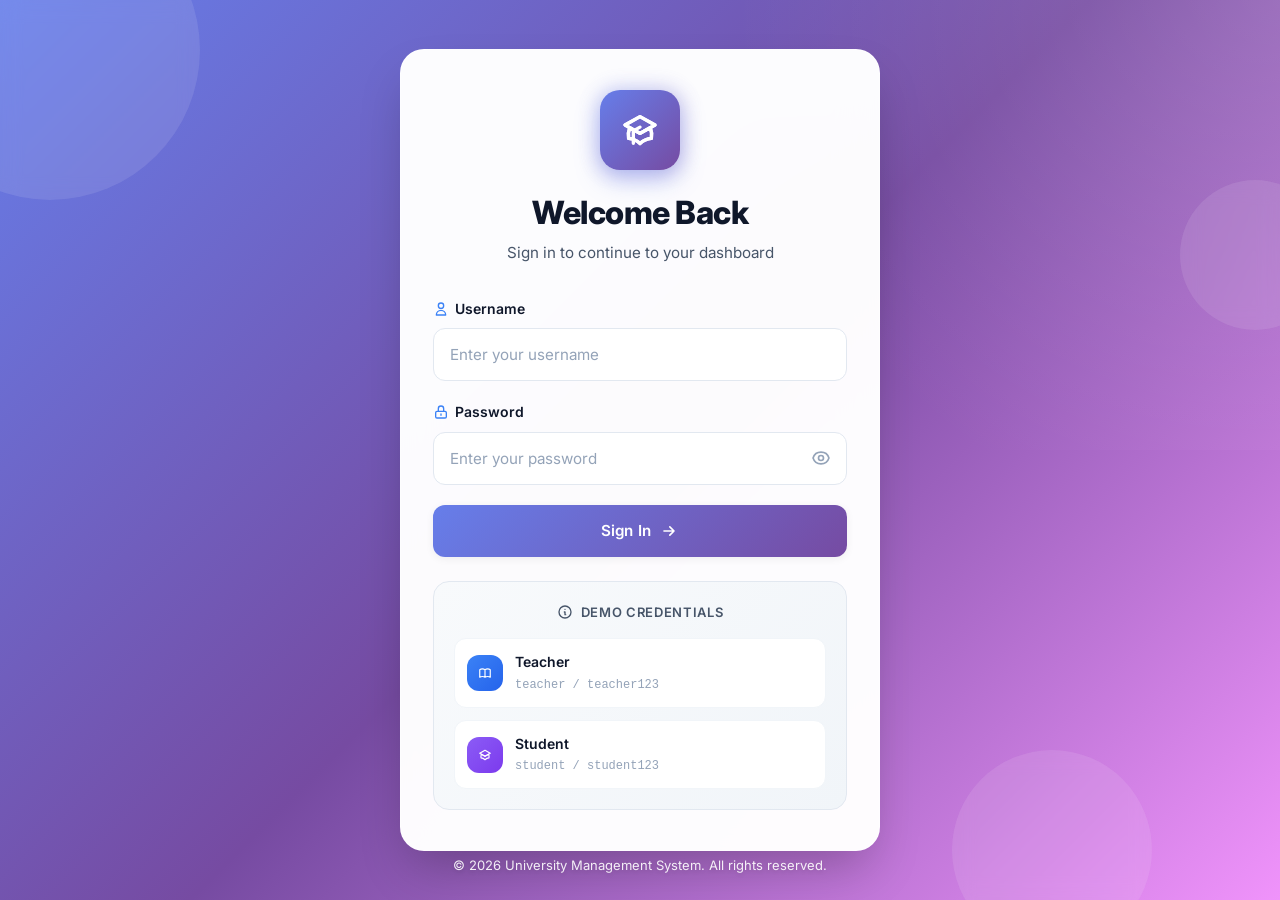
<file: src/main/resources/static/index.html>
<!DOCTYPE html>
<html lang="en">

<head>
    <meta charset="UTF-8">
    <meta name="viewport" content="width=device-width, initial-scale=1.0">
    <title>Login - University Management System</title>
    <link rel="preconnect" href="https://fonts.googleapis.com">
    <link rel="preconnect" href="https://fonts.gstatic.com" crossorigin>
    <link href="https://fonts.googleapis.com/css2?family=Inter:wght@400;500;600;700;800&display=swap" rel="stylesheet">
    <link rel="stylesheet" href="css/style.css">
</head>

<body>
    <div class="login-container">
        <!-- Animated Background Elements -->
        <div class="login-bg-shapes">
            <div class="shape shape-1"></div>
            <div class="shape shape-2"></div>
            <div class="shape shape-3"></div>
        </div>

        <div class="login-card">
            <!-- Modern Header with Icon -->
            <div class="login-header">
                <div class="login-logo">
                    <svg xmlns="http://www.w3.org/2000/svg" fill="none" viewBox="0 0 24 24" stroke="currentColor">
                        <path stroke-linecap="round" stroke-linejoin="round" stroke-width="2"
                            d="M12 14l9-5-9-5-9 5 9 5z" />
                        <path stroke-linecap="round" stroke-linejoin="round" stroke-width="2"
                            d="M12 14l6.16-3.422a12.083 12.083 0 01.665 6.479A11.952 11.952 0 0012 20.055a11.952 11.952 0 00-6.824-2.998 12.078 12.078 0 01.665-6.479L12 14z" />
                        <path stroke-linecap="round" stroke-linejoin="round" stroke-width="2"
                            d="M12 14l9-5-9-5-9 5 9 5zm0 0l6.16-3.422a12.083 12.083 0 01.665 6.479A11.952 11.952 0 0012 20.055a11.952 11.952 0 00-6.824-2.998 12.078 12.078 0 01.665-6.479L12 14zm-4 6v-7.5l4-2.222" />
                    </svg>
                </div>
                <h1 class="login-title">Welcome Back</h1>
                <p class="login-subtitle">Sign in to continue to your dashboard</p>
            </div>

            <form id="loginForm">
                <div id="alertContainer"></div>

                <div class="form-group">
                    <label class="form-label" for="username">
                        <svg xmlns="http://www.w3.org/2000/svg" width="16" height="16" fill="none" viewBox="0 0 24 24" stroke="currentColor">
                            <path stroke-linecap="round" stroke-linejoin="round" stroke-width="2" d="M16 7a4 4 0 11-8 0 4 4 0 018 0zM12 14a7 7 0 00-7 7h14a7 7 0 00-7-7z" />
                        </svg>
                        Username
                    </label>
                    <div class="input-wrapper">
                        <input type="text" id="username" class="form-input" placeholder="Enter your username" required>
                    </div>
                </div>

                <div class="form-group">
                    <label class="form-label" for="password">
                        <svg xmlns="http://www.w3.org/2000/svg" width="16" height="16" fill="none" viewBox="0 0 24 24" stroke="currentColor">
                            <path stroke-linecap="round" stroke-linejoin="round" stroke-width="2" d="M12 15v2m-6 4h12a2 2 0 002-2v-6a2 2 0 00-2-2H6a2 2 0 00-2 2v6a2 2 0 002 2zm10-10V7a4 4 0 00-8 0v4h8z" />
                        </svg>
                        Password
                    </label>
                    <div class="input-wrapper">
                        <input type="password" id="password" class="form-input" placeholder="Enter your password" required>
                        <button type="button" class="password-toggle" onclick="togglePassword()">
                            <svg id="eyeIcon" xmlns="http://www.w3.org/2000/svg" width="20" height="20" fill="none" viewBox="0 0 24 24" stroke="currentColor">
                                <path stroke-linecap="round" stroke-linejoin="round" stroke-width="2" d="M15 12a3 3 0 11-6 0 3 3 0 016 0z" />
                                <path stroke-linecap="round" stroke-linejoin="round" stroke-width="2" d="M2.458 12C3.732 7.943 7.523 5 12 5c4.478 0 8.268 2.943 9.542 7-1.274 4.057-5.064 7-9.542 7-4.477 0-8.268-2.943-9.542-7z" />
                            </svg>
                        </button>
                    </div>
                </div>

                <button type="submit" class="btn btn-primary btn-block">
                    <span>Sign In</span>
                    <svg xmlns="http://www.w3.org/2000/svg" width="20" height="20" fill="none" viewBox="0 0 24 24" stroke="currentColor">
                        <path stroke-linecap="round" stroke-linejoin="round" stroke-width="2" d="M13 7l5 5m0 0l-5 5m5-5H6" />
                    </svg>
                </button>
            </form>

            <!-- Demo Credentials Section -->
            <div class="demo-credentials">
                <div class="demo-header">
                    <svg xmlns="http://www.w3.org/2000/svg" width="16" height="16" fill="none" viewBox="0 0 24 24" stroke="currentColor">
                        <path stroke-linecap="round" stroke-linejoin="round" stroke-width="2" d="M13 16h-1v-4h-1m1-4h.01M21 12a9 9 0 11-18 0 9 9 0 0118 0z" />
                    </svg>
                    <span>Demo Credentials</span>
                </div>
                <div class="demo-users">
                    <div class="demo-user">
                        <div class="user-badge teacher">
                            <svg xmlns="http://www.w3.org/2000/svg" width="14" height="14" fill="none" viewBox="0 0 24 24" stroke="currentColor">
                                <path stroke-linecap="round" stroke-linejoin="round" stroke-width="2" d="M12 6.253v13m0-13C10.832 5.477 9.246 5 7.5 5S4.168 5.477 3 6.253v13C4.168 18.477 5.754 18 7.5 18s3.332.477 4.5 1.253m0-13C13.168 5.477 14.754 5 16.5 5c1.747 0 3.332.477 4.5 1.253v13C19.832 18.477 18.247 18 16.5 18c-1.746 0-3.332.477-4.5 1.253" />
                            </svg>
                        </div>
                        <div class="user-details">
                            <strong>Teacher</strong>
                            <span>teacher / teacher123</span>
                        </div>
                    </div>
                    <div class="demo-user">
                        <div class="user-badge student">
                            <svg xmlns="http://www.w3.org/2000/svg" width="14" height="14" fill="none" viewBox="0 0 24 24" stroke="currentColor">
                                <path stroke-linecap="round" stroke-linejoin="round" stroke-width="2" d="M12 14l9-5-9-5-9 5 9 5z" />
                                <path stroke-linecap="round" stroke-linejoin="round" stroke-width="2" d="M12 14l6.16-3.422a12.083 12.083 0 01.665 6.479A11.952 11.952 0 0012 20.055a11.952 11.952 0 00-6.824-2.998 12.078 12.078 0 01.665-6.479L12 14z" />
                            </svg>
                        </div>
                        <div class="user-details">
                            <strong>Student</strong>
                            <span>student / student123</span>
                        </div>
                    </div>
                </div>
            </div>
        </div>

        <!-- Footer -->
        <div class="login-footer">
            <p>&copy; 2026 University Management System. All rights reserved.</p>
        </div>
    </div>

    <script>
        // Toggle password visibility
        function togglePassword() {
            const passwordInput = document.getElementById('password');
            const eyeIcon = document.getElementById('eyeIcon');
            
            if (passwordInput.type === 'password') {
                passwordInput.type = 'text';
                eyeIcon.innerHTML = '<path stroke-linecap="round" stroke-linejoin="round" stroke-width="2" d="M13.875 18.825A10.05 10.05 0 0112 19c-4.478 0-8.268-2.943-9.543-7a9.97 9.97 0 011.563-3.029m5.858.908a3 3 0 114.243 4.243M9.878 9.878l4.242 4.242M9.88 9.88l-3.29-3.29m7.532 7.532l3.29 3.29M3 3l3.59 3.59m0 0A9.953 9.953 0 0112 5c4.478 0 8.268 2.943 9.543 7a10.025 10.025 0 01-4.132 5.411m0 0L21 21" />';
            } else {
                passwordInput.type = 'password';
                eyeIcon.innerHTML = '<path stroke-linecap="round" stroke-linejoin="round" stroke-width="2" d="M15 12a3 3 0 11-6 0 3 3 0 016 0z" /><path stroke-linecap="round" stroke-linejoin="round" stroke-width="2" d="M2.458 12C3.732 7.943 7.523 5 12 5c4.478 0 8.268 2.943 9.542 7-1.274 4.057-5.064 7-9.542 7-4.477 0-8.268-2.943-9.542-7z" />';
            }
        }

        // Store credentials for API calls
        let authCredentials = '';

        document.getElementById('loginForm').addEventListener('submit', async function (e) {
            e.preventDefault();

            const username = document.getElementById('username').value;
            const password = document.getElementById('password').value;
            const alertContainer = document.getElementById('alertContainer');
            const submitBtn = this.querySelector('button[type="submit"]');

            // Clear previous alerts
            alertContainer.innerHTML = '';

            // Add loading state
            submitBtn.classList.add('loading');
            submitBtn.disabled = true;

            // Create base64 credentials
            authCredentials = btoa(username + ':' + password);

            try {
                const response = await fetch('/api/students', {
                    method: 'GET',
                    headers: {
                        'Authorization': 'Basic ' + authCredentials
                    }
                });

                if (response.ok) {
                    // Store credentials in session storage
                    sessionStorage.setItem('authCredentials', authCredentials);
                    sessionStorage.setItem('username', username);

                    // Determine role based on response to teachers endpoint
                    const teacherResponse = await fetch('/api/teachers', {
                        method: 'GET',
                        headers: {
                            'Authorization': 'Basic ' + authCredentials
                        }
                    });

                    // Try to delete to check if teacher
                    sessionStorage.setItem('role', 'USER');

                    // Check role by trying teacher-only endpoint
                    try {
                        const roleCheck = await fetch('/api/departments', {
                            method: 'POST',
                            headers: {
                                'Authorization': 'Basic ' + authCredentials,
                                'Content-Type': 'application/json'
                            },
                            body: JSON.stringify({ name: '__role_check__', description: 'test' })
                        });
                        if (roleCheck.ok || roleCheck.status === 400) {
                            sessionStorage.setItem('role', 'TEACHER');
                            // Delete the test record
                            const data = await roleCheck.json();
                            if (data.id) {
                                await fetch('/api/departments/' + data.id, {
                                    method: 'DELETE',
                                    headers: {
                                        'Authorization': 'Basic ' + authCredentials
                                    }
                                });
                            }
                        }
                    } catch (e) {
                        sessionStorage.setItem('role', 'STUDENT');
                    }

                    // Show success message briefly before redirect
                    alertContainer.innerHTML = `
                        <div class="alert alert-success">
                            <svg xmlns="http://www.w3.org/2000/svg" width="20" height="20" fill="none" viewBox="0 0 24 24" stroke="currentColor">
                                <path stroke-linecap="round" stroke-linejoin="round" stroke-width="2" d="M9 12l2 2 4-4m6 2a9 9 0 11-18 0 9 9 0 0118 0z"/>
                            </svg>
                            Login successful! Redirecting...
                        </div>
                    `;

                    // Redirect to dashboard after short delay
                    setTimeout(() => {
                        window.location.href = 'dashboard.html';
                    }, 800);
                } else {
                    submitBtn.classList.remove('loading');
                    submitBtn.disabled = false;
                    alertContainer.innerHTML = `
                        <div class="alert alert-danger">
                            <svg xmlns="http://www.w3.org/2000/svg" width="20" height="20" fill="none" viewBox="0 0 24 24" stroke="currentColor">
                                <path stroke-linecap="round" stroke-linejoin="round" stroke-width="2" d="M12 8v4m0 4h.01M21 12a9 9 0 11-18 0 9 9 0 0118 0z"/>
                            </svg>
                            Invalid username or password. Please try again.
                        </div>
                    `;
                }
            } catch (error) {
                submitBtn.classList.remove('loading');
                submitBtn.disabled = false;
                alertContainer.innerHTML = `
                    <div class="alert alert-danger">
                        <svg xmlns="http://www.w3.org/2000/svg" width="20" height="20" fill="none" viewBox="0 0 24 24" stroke="currentColor">
                            <path stroke-linecap="round" stroke-linejoin="round" stroke-width="2" d="M12 8v4m0 4h.01M21 12a9 9 0 11-18 0 9 9 0 0118 0z"/>
                        </svg>
                        Connection error. Please try again later.
                    </div>
                `;
            }
        });
    </script>
</body>

</html>
</file>
<file: src/main/resources/static/css/style.css>
/* ========================================
   University Management System
   Elegant Modern Design System
   ======================================== */

:root {
    /* Primary Colors - Deep Professional Blue */
    --primary: #0F172A;
    --primary-light: #1E293B;
    --primary-dark: #020617;
    --primary-accent: #3B82F6;
    
    /* Accent Colors - Vibrant Modern Palette */
    --accent: #F59E0B;
    --accent-coral: #FF6B6B;
    --accent-teal: #06B6D4;
    --accent-purple: #8B5CF6;
    --accent-green: #10B981;
    
    /* Background & Surface */
    --background: #F8FAFC;
    --surface: #FFFFFF;
    --surface-hover: #F1F5F9;
    --surface-dark: #E2E8F0;
    
    /* Text Colors */
    --text-primary: #0F172A;
    --text-secondary: #475569;
    --text-muted: #94A3B8;
    --text-light: #CBD5E1;
    
    /* Border Colors */
    --border: #E2E8F0;
    --border-light: #F1F5F9;
    --border-dark: #CBD5E1;
    
    /* Status Colors */
    --success: #10B981;
    --warning: #F59E0B;
    --danger: #EF4444;
    --info: #3B82F6;
    
    /* Shadows - Layered & Soft */
    --shadow-xs: 0 1px 2px rgba(0, 0, 0, 0.05);
    --shadow-sm: 0 2px 8px rgba(0, 0, 0, 0.06);
    --shadow: 0 4px 16px rgba(0, 0, 0, 0.08);
    --shadow-md: 0 8px 24px rgba(0, 0, 0, 0.1);
    --shadow-lg: 0 16px 48px rgba(0, 0, 0, 0.12);
    --shadow-xl: 0 24px 64px rgba(0, 0, 0, 0.15);
    
    /* Border Radius - Smooth & Modern */
    --radius-xs: 6px;
    --radius-sm: 8px;
    --radius: 12px;
    --radius-lg: 16px;
    --radius-xl: 20px;
    --radius-2xl: 24px;
    --radius-full: 9999px;
    
    /* Transitions */
    --transition: all 0.3s cubic-bezier(0.4, 0, 0.2, 1);
    --transition-fast: all 0.15s cubic-bezier(0.4, 0, 0.2, 1);
    
    /* Spacing Scale (8px base) */
    --space-1: 0.25rem;  /* 4px */
    --space-2: 0.5rem;   /* 8px */
    --space-3: 0.75rem;  /* 12px */
    --space-4: 1rem;     /* 16px */
    --space-5: 1.25rem;  /* 20px */
    --space-6: 1.5rem;   /* 24px */
    --space-8: 2rem;     /* 32px */
    --space-10: 2.5rem;  /* 40px */
    --space-12: 3rem;    /* 48px */
    --space-16: 4rem;    /* 64px */
}

* {
    margin: 0;
    padding: 0;
    box-sizing: border-box;
}

body {
    font-family: 'Inter', -apple-system, BlinkMacSystemFont, 'Segoe UI', Roboto, 'Helvetica Neue', sans-serif;
    background: linear-gradient(135deg, #F8FAFC 0%, #E0E7FF 100%);
    color: var(--text-primary);
    line-height: 1.6;
    font-size: 15px;
    -webkit-font-smoothing: antialiased;
    -moz-osx-font-smoothing: grayscale;
}

/* ========================================
   Typography
   ======================================== */

h1,
h2,
h3,
h4,
h5,
h6 {
    font-weight: 700;
    line-height: 1.2;
    color: var(--text-primary);
    letter-spacing: -0.02em;
}

h1 {
    font-size: 2.5rem;
    font-weight: 800;
    letter-spacing: -0.03em;
}

h2 {
    font-size: 2rem;
    font-weight: 700;
}

h3 {
    font-size: 1.5rem;
    font-weight: 600;
}

h4 {
    font-size: 1.125rem;
    font-weight: 600;
}

p {
    color: var(--text-secondary);
    line-height: 1.7;
}

a {
    color: var(--primary-accent);
    text-decoration: none;
    transition: var(--transition);
}

a:hover {
    color: var(--accent-purple);
}

/* ========================================
   Login Page - Elegant Modern Card
   ======================================== */

.login-container {
    min-height: 100vh;
    display: flex;
    align-items: center;
    justify-content: center;
    background: linear-gradient(135deg, #667EEA 0%, #764BA2 50%, #F093FB 100%);
    padding: var(--space-6);
    position: relative;
    overflow: hidden;
}

.login-container::before {
    content: '';
    position: absolute;
    top: -50%;
    right: -50%;
    width: 100%;
    height: 100%;
    background: radial-gradient(circle, rgba(255, 255, 255, 0.15) 0%, transparent 70%);
    animation: float 20s infinite ease-in-out;
}

.login-bg-shapes {
    position: absolute;
    width: 100%;
    height: 100%;
    overflow: hidden;
    z-index: 0;
}

.login-bg-shapes .shape {
    position: absolute;
    border-radius: 50%;
    background: rgba(255, 255, 255, 0.1);
    backdrop-filter: blur(10px);
}

.login-bg-shapes .shape-1 {
    width: 300px;
    height: 300px;
    top: -100px;
    left: -100px;
    animation: float-shape 25s infinite ease-in-out;
}

.login-bg-shapes .shape-2 {
    width: 200px;
    height: 200px;
    bottom: -50px;
    right: 10%;
    animation: float-shape 20s infinite ease-in-out reverse;
}

.login-bg-shapes .shape-3 {
    width: 150px;
    height: 150px;
    top: 20%;
    right: -50px;
    animation: float-shape 30s infinite ease-in-out;
}

@keyframes float {
    0%, 100% { transform: translate(0, 0) rotate(0deg); }
    50% { transform: translate(-20px, 20px) rotate(5deg); }
}

@keyframes float-shape {
    0%, 100% { 
        transform: translate(0, 0) scale(1);
        opacity: 0.3;
    }
    50% { 
        transform: translate(30px, -30px) scale(1.1);
        opacity: 0.5;
    }
}

.login-card {
    background: rgba(255, 255, 255, 0.98);
    border-radius: var(--radius-2xl);
    box-shadow: 0 25px 50px -12px rgba(0, 0, 0, 0.25);
    width: 100%;
    max-width: 480px;
    padding: var(--space-10) var(--space-8);
    position: relative;
    backdrop-filter: blur(20px);
    border: 1px solid rgba(255, 255, 255, 0.5);
    z-index: 1;
    animation: slideIn 0.5s ease-out;
}

@keyframes slideIn {
    from {
        opacity: 0;
        transform: translateY(20px);
    }
    to {
        opacity: 1;
        transform: translateY(0);
    }
}

.window-dots {
    display: flex;
    gap: 8px;
    margin-bottom: 24px;
}

.window-dots .dot {
    width: 14px;
    height: 14px;
    border-radius: 50%;
    border: 2px solid var(--border-dark);
}

.window-dots .dot.red {
    background: var(--accent-pink);
}

.window-dots .dot.yellow {
    background: var(--accent);
}

.window-dots .dot.green {
    background: var(--accent-mint);
}

.login-header {
    text-align: center;
    margin-bottom: var(--space-8);
}

.login-logo {
    width: 80px;
    height: 80px;
    background: linear-gradient(135deg, #667EEA 0%, #764BA2 100%);
    border-radius: var(--radius-xl);
    display: flex;
    align-items: center;
    justify-content: center;
    margin: 0 auto var(--space-6);
    box-shadow: 0 10px 25px rgba(102, 126, 234, 0.4);
    position: relative;
    animation: pulse-logo 2s ease-in-out infinite;
}

@keyframes pulse-logo {
    0%, 100% {
        transform: scale(1);
        box-shadow: 0 10px 25px rgba(102, 126, 234, 0.4);
    }
    50% {
        transform: scale(1.05);
        box-shadow: 0 15px 35px rgba(102, 126, 234, 0.6);
    }
}

.login-logo::after {
    content: '';
    position: absolute;
    inset: -2px;
    background: linear-gradient(135deg, #667EEA, #764BA2);
    border-radius: var(--radius-xl);
    z-index: -1;
    opacity: 0.3;
    filter: blur(10px);
}

.login-logo svg {
    width: 40px;
    height: 40px;
    color: white;
}

.login-title {
    font-size: 2rem;
    margin-bottom: var(--space-2);
    color: var(--text-primary);
    font-weight: 800;
    letter-spacing: -0.5px;
}

.login-subtitle {
    color: var(--text-secondary);
    font-size: 0.95rem;
}

/* ========================================
   Forms - Modern Elegant Style
   ======================================== */

.form-group {
    margin-bottom: var(--space-5);
}

.form-label {
    display: flex;
    align-items: center;
    gap: 6px;
    font-size: 0.875rem;
    font-weight: 600;
    color: var(--text-primary);
    margin-bottom: var(--space-2);
}

.form-label svg {
    color: var(--primary-accent);
}

.input-wrapper {
    position: relative;
}

.form-input {
    width: 100%;
    padding: var(--space-4) var(--space-4);
    border: 1.5px solid var(--border);
    border-radius: var(--radius);
    font-size: 0.95rem;
    color: var(--text-primary);
    background: var(--surface);
    transition: var(--transition);
    font-family: inherit;
}

.input-wrapper .form-input {
    padding-right: 45px;
}

.password-toggle {
    position: absolute;
    right: 12px;
    top: 50%;
    transform: translateY(-50%);
    background: none;
    border: none;
    color: var(--text-muted);
    cursor: pointer;
    padding: 4px;
    display: flex;
    align-items: center;
    justify-content: center;
    transition: var(--transition-fast);
    border-radius: var(--radius-xs);
}

.password-toggle:hover {
    color: var(--primary-accent);
    background: var(--surface-hover);
}

.form-input:hover {
    border-color: var(--border-dark);
}

.form-input:focus {
    outline: none;
    border-color: var(--primary-accent);
    box-shadow: 0 0 0 4px rgba(59, 130, 246, 0.1);
}

.form-input::placeholder {
    color: var(--text-muted);
}

.form-select {
    width: 100%;
    padding: var(--space-4) var(--space-4);
    border: 1.5px solid var(--border);
    border-radius: var(--radius);
    font-size: 0.95rem;
    color: var(--text-primary);
    background: var(--surface);
    cursor: pointer;
    transition: var(--transition);
    font-family: inherit;
}

.form-select:hover {
    border-color: var(--border-dark);
}

.form-select:focus {
    outline: none;
    border-color: var(--primary-accent);
    box-shadow: 0 0 0 4px rgba(59, 130, 246, 0.1);
}

/* ========================================
   Buttons - Modern Gradient Style
   ======================================== */

.btn {
    display: inline-flex;
    align-items: center;
    justify-content: center;
    gap: var(--space-2);
    padding: var(--space-4) var(--space-8);
    font-size: 0.95rem;
    font-weight: 600;
    border: none;
    border-radius: var(--radius);
    cursor: pointer;
    transition: var(--transition);
    letter-spacing: 0.01em;
    font-family: inherit;
}

.btn-primary {
    background: linear-gradient(135deg, #667EEA 0%, #764BA2 100%);
    color: white;
    box-shadow: var(--shadow-sm);
    position: relative;
    overflow: hidden;
}

.btn-primary::before {
    content: '';
    position: absolute;
    top: 0;
    left: -100%;
    width: 100%;
    height: 100%;
    background: linear-gradient(90deg, transparent, rgba(255, 255, 255, 0.2), transparent);
    transition: left 0.5s;
}

.btn-primary:hover::before {
    left: 100%;
}

.btn-primary:hover {
    transform: translateY(-2px);
    box-shadow: var(--shadow-md);
}

.btn-primary:active {
    transform: translateY(0);
}

.btn-primary.loading {
    pointer-events: none;
    opacity: 0.8;
}

.btn-primary.loading span {
    opacity: 0.5;
}

.btn-primary.loading::after {
    content: '';
    position: absolute;
    width: 16px;
    height: 16px;
    top: 50%;
    left: 50%;
    margin-left: -8px;
    margin-top: -8px;
    border: 2px solid rgba(255, 255, 255, 0.3);
    border-top-color: white;
    border-radius: 50%;
    animation: button-spin 0.8s linear infinite;
}

@keyframes button-spin {
    to { transform: rotate(360deg); }
}

.btn-secondary {
    background: var(--surface);
    color: var(--text-primary);
    border: 1.5px solid var(--border);
}

.btn-secondary:hover {
    background: var(--surface-hover);
    border-color: var(--border-dark);
    transform: translateY(-2px);
    box-shadow: var(--shadow-sm);
}

.btn-danger {
    background: linear-gradient(135deg, #EF4444 0%, #DC2626 100%);
    color: white;
    box-shadow: var(--shadow-sm);
}

.btn-danger:hover {
    transform: translateY(-2px);
    box-shadow: var(--shadow-md);
}

.btn-sm {
    padding: var(--space-2) var(--space-4);
    font-size: 0.875rem;
}

.btn-block {
    width: 100%;
}

.btn-icon {
    padding: var(--space-3);
    border-radius: var(--radius);
}

/* ========================================
   Layout - Dashboard - Modern Elegant
   ======================================== */

.app-container {
    display: flex;
    min-height: 100vh;
    background: var(--background);
}

.sidebar {
    width: 280px;
    background: linear-gradient(180deg, #0F172A 0%, #1E293B 100%);
    color: white;
    position: fixed;
    height: 100vh;
    overflow-y: auto;
    z-index: 100;
    box-shadow: var(--shadow-lg);
}

.sidebar-header {
    padding: var(--space-6);
    border-bottom: 1px solid rgba(255, 255, 255, 0.1);
}

.sidebar-logo {
    display: flex;
    align-items: center;
    gap: var(--space-3);
}

.sidebar-logo-icon {
    width: 48px;
    height: 48px;
    background: linear-gradient(135deg, #667EEA 0%, #764BA2 100%);
    border-radius: var(--radius-lg);
    display: flex;
    align-items: center;
    justify-content: center;
    box-shadow: var(--shadow-sm);
}

.sidebar-logo-icon svg {
    width: 26px;
    height: 26px;
    color: white;
}

.sidebar-logo-text {
    font-size: 1.25rem;
    font-weight: 700;
    letter-spacing: -0.02em;
}

.sidebar-nav {
    padding: var(--space-5) var(--space-4);
}

.nav-section {
    margin-bottom: var(--space-8);
}

.nav-section-title {
    font-size: 0.75rem;
    font-weight: 700;
    text-transform: uppercase;
    letter-spacing: 0.05em;
    color: rgba(255, 255, 255, 0.4);
    padding: 0 var(--space-3);
    margin-bottom: var(--space-3);
}

.nav-item {
    display: flex;
    align-items: center;
    gap: var(--space-3);
    padding: var(--space-3) var(--space-4);
    color: rgba(255, 255, 255, 0.7);
    border-radius: var(--radius);
    margin-bottom: var(--space-1);
    transition: var(--transition);
    cursor: pointer;
    font-weight: 500;
    font-size: 0.95rem;
}

.nav-item:hover {
    background: rgba(255, 255, 255, 0.08);
    color: white;
}

.nav-item.active {
    background: linear-gradient(135deg, #667EEA 0%, #764BA2 100%);
    color: white;
    font-weight: 600;
    box-shadow: var(--shadow-sm);
}

.nav-item svg {
    width: 20px;
    height: 20px;
}

/* Main Content */
.main-content {
    flex: 1;
    margin-left: 280px;
    min-height: 100vh;
    background: linear-gradient(135deg, #F8FAFC 0%, #E0E7FF 100%);
}

.top-header {
    background: rgba(255, 255, 255, 0.95);
    backdrop-filter: blur(10px);
    border-bottom: 1px solid var(--border);
    padding: var(--space-4) var(--space-8);
    display: flex;
    align-items: center;
    justify-content: space-between;
    position: sticky;
    top: 0;
    z-index: 50;
    box-shadow: var(--shadow-xs);
}

.header-search {
    position: relative;
    width: 360px;
}

.header-search input {
    width: 100%;
    padding: var(--space-3) var(--space-4) var(--space-3) var(--space-12);
    border: 1.5px solid var(--border);
    border-radius: var(--radius-full);
    font-size: 0.95rem;
    background: var(--surface-hover);
    transition: var(--transition);
}

.header-search input:focus {
    outline: none;
    background: var(--surface);
    border-color: var(--primary-accent);
    box-shadow: 0 0 0 4px rgba(59, 130, 246, 0.1);
}

.header-search svg {
    position: absolute;
    left: var(--space-4);
    top: 50%;
    transform: translateY(-50%);
    width: 18px;
    height: 18px;
    color: var(--text-muted);
}

.header-actions {
    display: flex;
    align-items: center;
    gap: var(--space-4);
}

.header-user {
    display: flex;
    align-items: center;
    gap: var(--space-3);
    padding: var(--space-2) var(--space-3);
    border-radius: var(--radius-full);
    cursor: pointer;
    transition: var(--transition);
}

.header-user:hover {
    background: var(--surface-hover);
}

.user-avatar {
    width: 42px;
    height: 42px;
    background: linear-gradient(135deg, #667EEA 0%, #764BA2 100%);
    border-radius: var(--radius-full);
    display: flex;
    align-items: center;
    justify-content: center;
    color: white;
    font-weight: 700;
    font-size: 0.95rem;
    box-shadow: var(--shadow-sm);
}

.user-info {
    text-align: left;
}

.user-name {
    font-size: 0.95rem;
    font-weight: 600;
    color: var(--text-primary);
}

.user-role {
    font-size: 0.8rem;
    color: var(--text-secondary);
}

.page-content {
    padding: var(--space-8);
}

.page-header {
    display: flex;
    align-items: center;
    justify-content: space-between;
    margin-bottom: var(--space-8);
}

.page-title {
    font-size: 2rem;
    font-weight: 800;
    letter-spacing: -0.02em;
}

.page-subtitle {
    color: var(--text-secondary);
    margin-top: var(--space-1);
    font-size: 0.95rem;
}

/* ========================================
   Cards - Modern Elegant Style
   ======================================== */

.card {
    background: var(--surface);
    border-radius: var(--radius-xl);
    border: 1px solid var(--border);
    box-shadow: var(--shadow);
    overflow: hidden;
}

.card-header {
    padding: var(--space-5) var(--space-6);
    border-bottom: 1px solid var(--border);
    display: flex;
    align-items: center;
    justify-content: space-between;
    background: var(--surface-hover);
}

.card-title {
    font-size: 1.125rem;
    font-weight: 700;
}

.card-body {
    padding: var(--space-6);
}

/* Stats Cards - Modern Gradient Style */
.stats-grid {
    display: grid;
    grid-template-columns: repeat(4, 1fr);
    gap: var(--space-6);
    margin-bottom: var(--space-8);
}

.stat-card {
    background: var(--surface);
    border-radius: var(--radius-xl);
    padding: var(--space-6);
    border: 1px solid var(--border);
    box-shadow: var(--shadow);
    transition: var(--transition);
    position: relative;
    overflow: hidden;
}

.stat-card::before {
    content: '';
    position: absolute;
    top: 0;
    left: 0;
    right: 0;
    height: 4px;
    background: linear-gradient(90deg, #667EEA 0%, #764BA2 100%);
}

.stat-card:hover {
    transform: translateY(-4px);
    box-shadow: var(--shadow-lg);
}

.stat-icon {
    width: 64px;
    height: 64px;
    border-radius: var(--radius-lg);
    display: flex;
    align-items: center;
    justify-content: center;
    margin-bottom: var(--space-4);
    box-shadow: var(--shadow-sm);
}

.stat-icon.blue {
    background: linear-gradient(135deg, #3B82F6 0%, #2563EB 100%);
    color: white;
}

.stat-icon.green {
    background: linear-gradient(135deg, #10B981 0%, #059669 100%);
    color: white;
}

.stat-icon.orange {
    background: linear-gradient(135deg, #F59E0B 0%, #D97706 100%);
    color: white;
}

.stat-icon.red {
    background: linear-gradient(135deg, #EF4444 0%, #DC2626 100%);
    color: white;
}

.stat-icon svg {
    width: 32px;
    height: 32px;
}

.stat-value {
    font-size: 2.5rem;
    font-weight: 800;
    color: var(--text-primary);
    margin-bottom: var(--space-1);
    letter-spacing: -0.02em;
}

.stat-label {
    font-size: 0.95rem;
    color: var(--text-secondary);
    font-weight: 500;
}

/* ========================================
   Tables - Modern Clean Style
   ======================================== */

.table-container {
    overflow-x: auto;
}

.data-table {
    width: 100%;
    border-collapse: collapse;
}

.data-table th {
    text-align: left;
    padding: var(--space-4) var(--space-4);
    font-size: 0.8rem;
    font-weight: 700;
    text-transform: uppercase;
    letter-spacing: 0.05em;
    color: var(--text-secondary);
    background: var(--surface-hover);
    border-bottom: 1px solid var(--border);
}

.data-table td {
    padding: var(--space-4) var(--space-4);
    border-bottom: 1px solid var(--border-light);
    font-size: 0.95rem;
}

.data-table tr:hover {
    background: var(--surface-hover);
}

.data-table tr:last-child td {
    border-bottom: none;
}

/* Table Actions */
.table-actions {
    display: flex;
    gap: var(--space-2);
}

.action-btn {
    width: 36px;
    height: 36px;
    display: flex;
    align-items: center;
    justify-content: center;
    border: 1.5px solid var(--border);
    border-radius: var(--radius);
    cursor: pointer;
    transition: var(--transition);
    background: var(--surface);
}

.action-btn svg {
    width: 16px;
    height: 16px;
}

.action-btn.view {
    color: var(--primary-accent);
}

.action-btn.view:hover {
    background: var(--primary-accent);
    color: white;
    border-color: var(--primary-accent);
}

.action-btn.edit {
    color: var(--accent-teal);
}

.action-btn.edit:hover {
    background: var(--accent-teal);
    color: white;
    border-color: var(--accent-teal);
}

.action-btn.delete {
    color: var(--danger);
}

.action-btn.delete:hover {
    background: var(--danger);
    color: white;
    border-color: var(--danger);
}

/* ========================================
   Badges - Modern Gradient Style
   ======================================== */

.badge {
    display: inline-flex;
    align-items: center;
    padding: 0.4rem 0.875rem;
    font-size: 0.8rem;
    font-weight: 600;
    border-radius: var(--radius-full);
    border: none;
}

.badge-primary {
    background: linear-gradient(135deg, #3B82F6 0%, #2563EB 100%);
    color: white;
}

.badge-success {
    background: linear-gradient(135deg, #10B981 0%, #059669 100%);
    color: white;
}

.badge-warning {
    background: linear-gradient(135deg, #F59E0B 0%, #D97706 100%);
    color: white;
}

.badge-danger {
    background: linear-gradient(135deg, #EF4444 0%, #DC2626 100%);
    color: white;
}

/* ========================================
   Modal - Modern Elegant Style
   ======================================== */

.modal-overlay {
    position: fixed;
    top: 0;
    left: 0;
    right: 0;
    bottom: 0;
    background: rgba(15, 23, 42, 0.7);
    backdrop-filter: blur(8px);
    display: flex;
    align-items: center;
    justify-content: center;
    z-index: 1000;
    opacity: 0;
    visibility: hidden;
    transition: var(--transition);
}

.modal-overlay.active {
    opacity: 1;
    visibility: visible;
}

.modal {
    background: var(--surface);
    border-radius: var(--radius-2xl);
    border: 1px solid var(--border);
    box-shadow: var(--shadow-xl);
    width: 100%;
    max-width: 520px;
    max-height: 90vh;
    overflow-y: auto;
    transform: scale(0.95);
    transition: var(--transition);
}

.modal-overlay.active .modal {
    transform: scale(1);
}

.modal-header {
    padding: var(--space-6) var(--space-6);
    border-bottom: 1px solid var(--border);
    display: flex;
    align-items: center;
    justify-content: space-between;
    background: var(--surface-hover);
}

.modal-title {
    font-size: 1.25rem;
    font-weight: 700;
}

.modal-close {
    width: 36px;
    height: 36px;
    display: flex;
    align-items: center;
    justify-content: center;
    border: 1.5px solid var(--border);
    background: var(--surface);
    cursor: pointer;
    border-radius: var(--radius);
    color: var(--text-primary);
    transition: var(--transition);
}

.modal-close:hover {
    background: var(--danger);
    color: white;
    border-color: var(--danger);
}

.modal-body {
    padding: var(--space-6);
}

.modal-footer {
    padding: var(--space-4) var(--space-6);
    border-top: 1px solid var(--border);
    display: flex;
    justify-content: flex-end;
    gap: var(--space-3);
    background: var(--surface-hover);
}

/* ========================================
   Empty State
   ======================================== */

.empty-state {
    text-align: center;
    padding: var(--space-16) var(--space-6);
}

.empty-state svg {
    width: 96px;
    height: 96px;
    color: var(--text-light);
    margin-bottom: var(--space-5);
}

.empty-state h3 {
    font-size: 1.125rem;
    font-weight: 700;
    margin-bottom: var(--space-2);
}

.empty-state p {
    color: var(--text-secondary);
    font-size: 0.95rem;
}

/* ========================================
   Loading
   ======================================== */

.loading {
    display: flex;
    align-items: center;
    justify-content: center;
    padding: var(--space-12);
}

.spinner {
    width: 40px;
    height: 40px;
    border: 3px solid var(--border-light);
    border-top-color: var(--primary-accent);
    border-radius: 50%;
    animation: spin 0.8s linear infinite;
}

@keyframes spin {
    to {
        transform: rotate(360deg);
    }
}

/* ========================================
   Alerts - Modern Gradient Style
   ======================================== */

.alert {
    padding: var(--space-4) var(--space-5);
    border-radius: var(--radius);
    margin-bottom: var(--space-4);
    display: flex;
    align-items: center;
    gap: var(--space-3);
    border: none;
    font-weight: 500;
}

.alert-success {
    background: linear-gradient(135deg, #10B981 0%, #059669 100%);
    color: white;
}

.alert-danger {
    background: linear-gradient(135deg, #EF4444 0%, #DC2626 100%);
    color: white;
}

/* ========================================
   Demo Credentials Box
   ======================================== */

.demo-credentials {
    margin-top: var(--space-6);
    padding: var(--space-5);
    background: linear-gradient(135deg, #F8FAFC 0%, #F1F5F9 100%);
    border: 1px solid var(--border);
    border-radius: var(--radius-lg);
}

.demo-header {
    display: flex;
    align-items: center;
    justify-content: center;
    gap: 8px;
    margin-bottom: var(--space-4);
    color: var(--text-secondary);
    font-size: 0.813rem;
    font-weight: 600;
    text-transform: uppercase;
    letter-spacing: 0.05em;
}

.demo-header svg {
    width: 16px;
    height: 16px;
}

.demo-users {
    display: flex;
    flex-direction: column;
    gap: var(--space-3);
}

.demo-user {
    display: flex;
    align-items: center;
    gap: var(--space-3);
    padding: var(--space-3);
    background: white;
    border: 1px solid var(--border-light);
    border-radius: var(--radius);
    transition: var(--transition-fast);
}

.demo-user:hover {
    border-color: var(--primary-accent);
    box-shadow: 0 0 0 3px rgba(59, 130, 246, 0.1);
    transform: translateX(4px);
}

.user-badge {
    width: 36px;
    height: 36px;
    border-radius: var(--radius);
    display: flex;
    align-items: center;
    justify-content: center;
    flex-shrink: 0;
}

.user-badge.teacher {
    background: linear-gradient(135deg, #3B82F6 0%, #2563EB 100%);
    color: white;
}

.user-badge.student {
    background: linear-gradient(135deg, #8B5CF6 0%, #7C3AED 100%);
    color: white;
}

.user-details {
    display: flex;
    flex-direction: column;
    gap: 2px;
    flex: 1;
}

.user-details strong {
    font-size: 0.875rem;
    color: var(--text-primary);
    font-weight: 600;
}

.user-details span {
    font-size: 0.75rem;
    color: var(--text-muted);
    font-family: 'Courier New', monospace;
}

.login-footer {
    position: absolute;
    bottom: var(--space-6);
    left: 0;
    right: 0;
    text-align: center;
    z-index: 1;
}

.login-footer p {
    color: rgba(255, 255, 255, 0.9);
    font-size: 0.813rem;
    text-shadow: 0 2px 4px rgba(0, 0, 0, 0.1);
}

.demo-title {
    font-size: 0.75rem;
    font-weight: 700;
    text-transform: uppercase;
    letter-spacing: 0.05em;
    color: var(--text-secondary);
    margin-bottom: var(--space-3);
    text-align: center;
}

.credential-row {
    display: flex;
    justify-content: space-between;
    align-items: center;
    padding: var(--space-2) 0;
    font-size: 0.875rem;
}

.credential-row:not(:last-child) {
    border-bottom: 1px solid var(--border-light);
}

.credential-label {
    font-weight: 600;
    color: var(--text-primary);
}

.credential-value {
    font-family: 'JetBrains Mono', 'Courier New', monospace;
    background: var(--surface);
    padding: var(--space-1) var(--space-3);
    border-radius: var(--radius-sm);
    font-size: 0.8rem;
    border: 1px solid var(--border);
}

/* ========================================
   Responsive
   ======================================== */

@media (max-width: 1200px) {
    .stats-grid {
        grid-template-columns: repeat(2, 1fr);
    }
}

@media (max-width: 768px) {
    .sidebar {
        transform: translateX(-100%);
    }

    .main-content {
        margin-left: 0;
    }

    .stats-grid {
        grid-template-columns: 1fr;
    }

    .page-content {
        padding: var(--space-4);
    }
    
    .header-search {
        width: 200px;
    }
    
    .user-info {
        display: none;
    }
}
</file>
